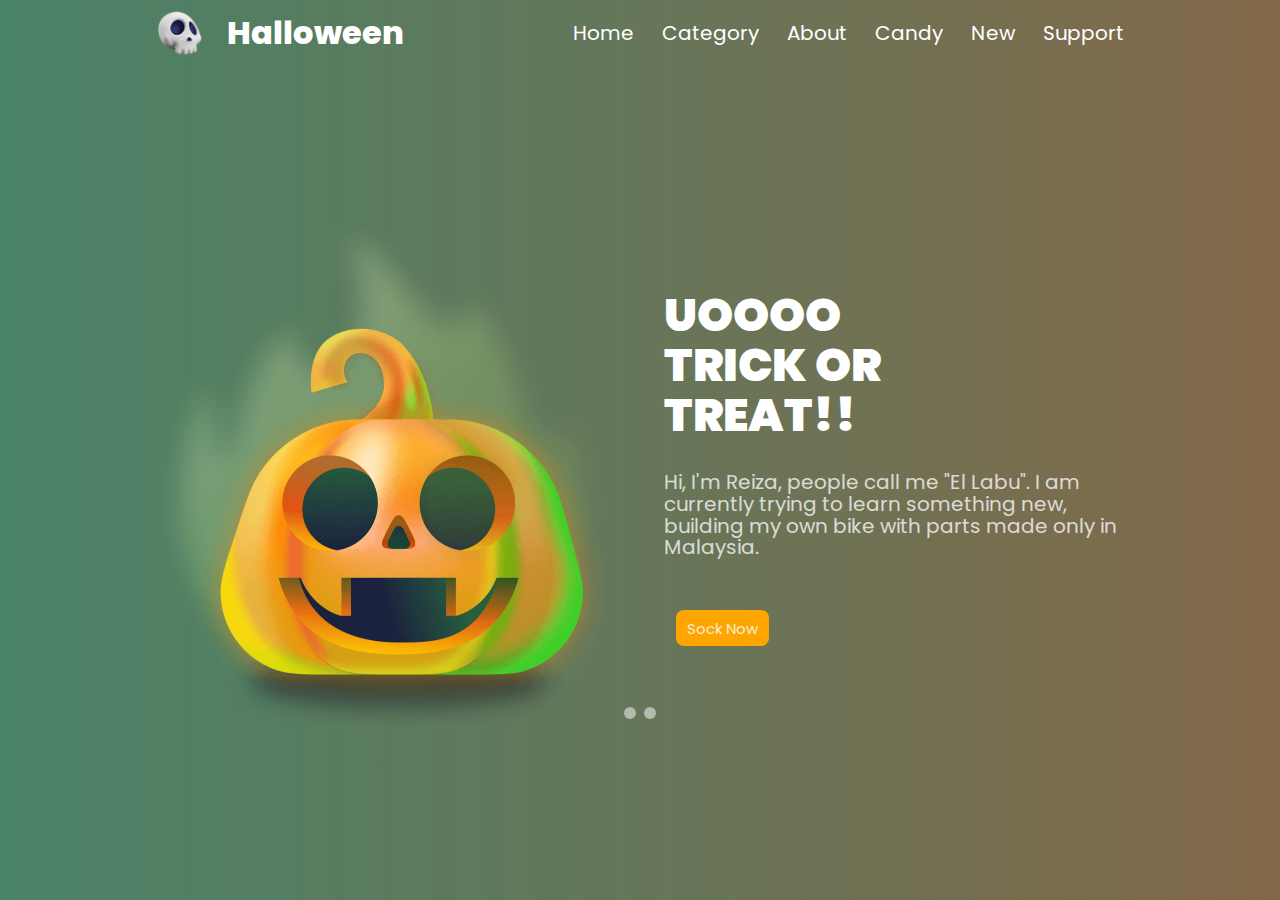
<file: 2_halloween-slider-master/index.html>
<!DOCTYPE html>
<html lang="en">

<head>
  <meta charset="UTF-8" />
  <meta http-equiv="X-UA-Compatible" content="IE=edge" />
  <meta name="viewport" content="width=device-width, initial-scale=1.0" />
  <title>Document</title>
  <link rel="preconnect" href="https://fonts.googleapis.com" />
  <link rel="preconnect" href="https://fonts.gstatic.com" crossorigin />
  <link
    href="https://fonts.googleapis.com/css2?family=Poppins:ital,wght@0,100;0,200;0,300;0,400;0,500;0,600;0,700;0,800;0,900;1,100;1,200;1,300;1,400;1,500;1,600;1,700;1,800;1,900&family=Roboto:ital,wght@0,100;0,300;0,400;0,500;0,700;0,900;1,100;1,300;1,400;1,500;1,700;1,900&family=Rubik:ital,wght@0,300;0,400;0,500;0,600;0,700;0,800;0,900;1,300;1,400;1,500;1,600;1,700;1,800;1,900&display=swap"
    rel="stylesheet" />
  <link rel="stylesheet" href="style.css" />
</head>

<body>
  <div class="site">
    <section class="site__wrapper">

      <div class="site_menu">
          <div class="menu__logo">
            <img src="images/logo.png" height="48px" />
            Halloween
          </div>
          <div class="menu__list">
            <a class="menu__link" href="index.html">Home</a>
            <a class="menu__link" href="category.html">Category</a>
            <a class="menu__link" href="about.html">About</a>
            <a class="menu__link" href="candy.html">Candy</a>
            <a class="menu__link" href="new.html">New</a>
            <a class="menu__link" href="support.html">Support</a>
          </div>
      </div>

    <div class="site_content">
      <div class="site__slider">
        <div class="slider">
          <div id="slide_1" class="slider__block">
            <div class="slider__wrapper">
              <div class="slider__image">
                <img class="image" src="./images/home1-img.png" />
              </div>
              <div class="slider__info">
                <h1 class="info__title">
                  UOOOO
                  <br />
                  TRICK OR
                  <br />
                  TREAT!!
                </h1>
                <p class="info__description">
                  Hi, I'm Reiza, people call me "El Labu". I am currently trying
                  to learn something new, building my own bike with parts made
                  only in Malaysia.
                </p>
                <div class="button" height="500px"> 
                  <a class="menu__link" href="know.html">
                  <p class="gain-center">Sock Now</p>
                  </a>
                  <!-- <div class="button" height="500px"> 
                    <p class="gain_center">Track Record→</p>
                    </div> -->
                </div>
              </div>
            </div>
          </div>
          <div id="slide_2" class="slider__block">
            <div class="slider__wrapper">
              <div class="slider__info">
                <h1 class="info__title">
                  UOOOO
                  <br />
                  TRICK OR
                  <br />
                  TREAT!!
                </h1>
                <p class="info__description">
                  Hi, I'm Reiza, people call me "El Labu". I am currently trying
                  to learn something new, building my own bike with parts made
                  only in Malaysia.
                </p>
                <div class="button" height="500px"> 
                  <a class="menu__link" href="know.html">
                  <p class="gain-center">Sock Now</p>
                  </a>
                  <!-- <div class="button" height="500px"> 
                  <p class="gain_center">Track Record→</p>
                  </div> -->
                </div>
              </div>>
              <div class="slider__image">
                <img class="image" src="./images/home2-img.png" />
              </div>
            </div>
          </div>
        </div>
        <div class="slider__menu">
          <div id="mark_1" class="menu__mark"></div>
          <div id="mark_2" class="menu__mark"></div>
        </div>
      </div>
    </div>

    </section>
  </div>

  <script src="jquery-3.6.0.min.js"></script>
  <script src="script.js"></script>
</body>

</html>
</file>
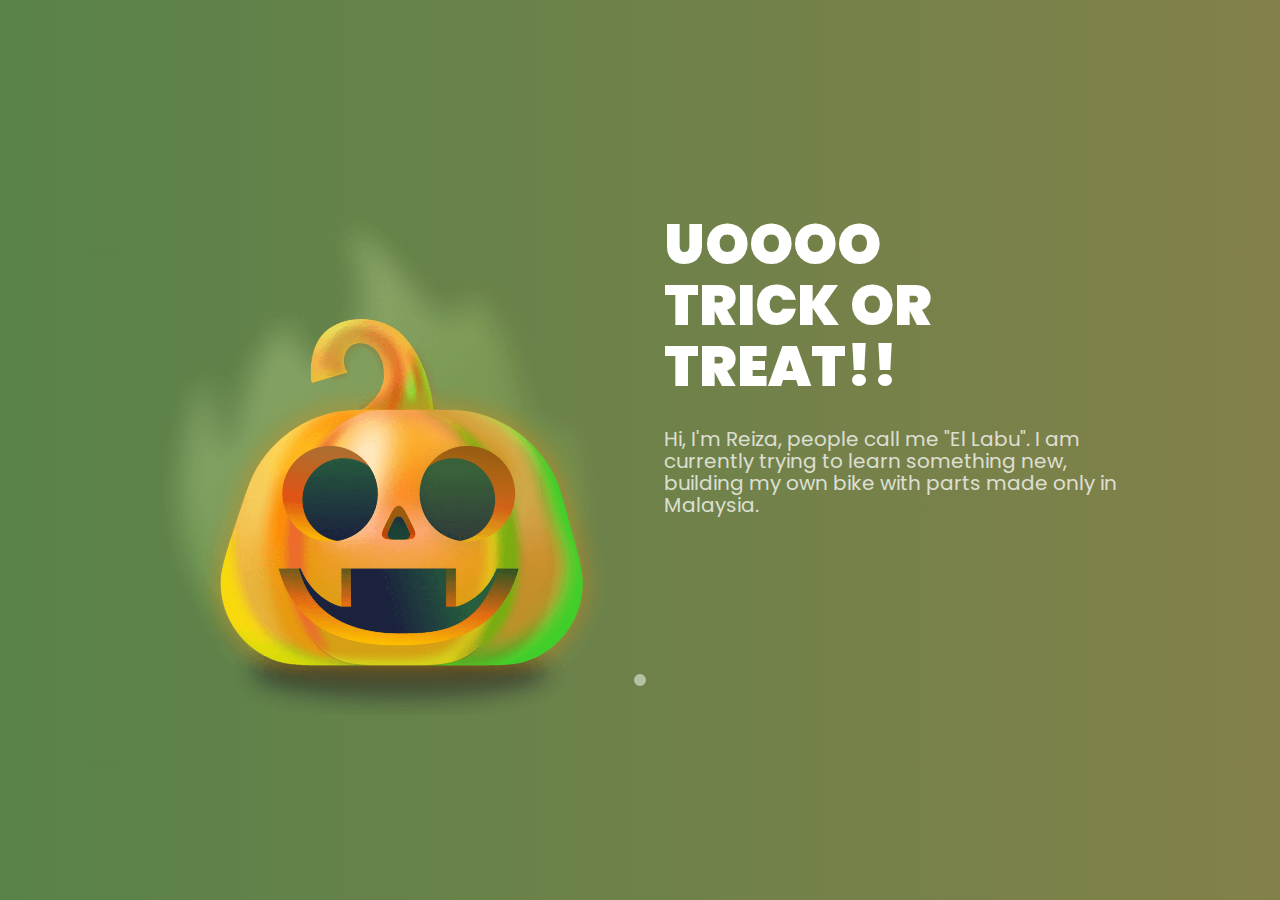
<file: halloween-slider/index.html>
<!DOCTYPE html>
<html lang="en">

<head>
    <meta charset="UTF-8">
    <meta http-equiv="X-UA-Compatible" content="IE=edge">
    <meta name="viewport" content="width=device-width, initial-scale=1.0">
    <title>Document</title>
    <link rel="stylesheet" href="style.css">
    <link rel="preconnect" href="https://fonts.googleapis.com">
    <link rel="preconnect" href="https://fonts.gstatic.com" crossorigin>
    <link
        href="https://fonts.googleapis.com/css2?family=Poppins:ital,wght@0,100;0,200;0,300;0,400;0,500;0,600;0,700;0,800;0,900;1,100;1,200;1,300;1,400;1,500;1,600;1,700;1,800;1,900&display=swap"
        rel="stylesheet">
</head>

<body>
    <div class="site">
        <section class="site__wrapper">
            <div class="site__slider">
                <div class="slider">
                    <div class="slider__image">
                        <img class="image" src="img/home1-img.png" />
                    </div>
                    <div class="slider__info">
                        <h1 class="info__title">
                            UOOOO
                            <br>
                            TRICK OR
                            <br>
                            TREAT!!
                        </h1>
                        <p class="info__description">
                            Hi, I'm Reiza, people call me "El Labu". I am currently trying to learn
                            something new, building my own bike with parts made only in Malaysia.
                        </p>
                    </div>
                </div>
                <div class="slider__menu">
                    <div class="menu__mark"></div>
                </div>
            </div>
        </section>
    </div>

    <script src="script.js"></script>
</body>

</html>
</file>
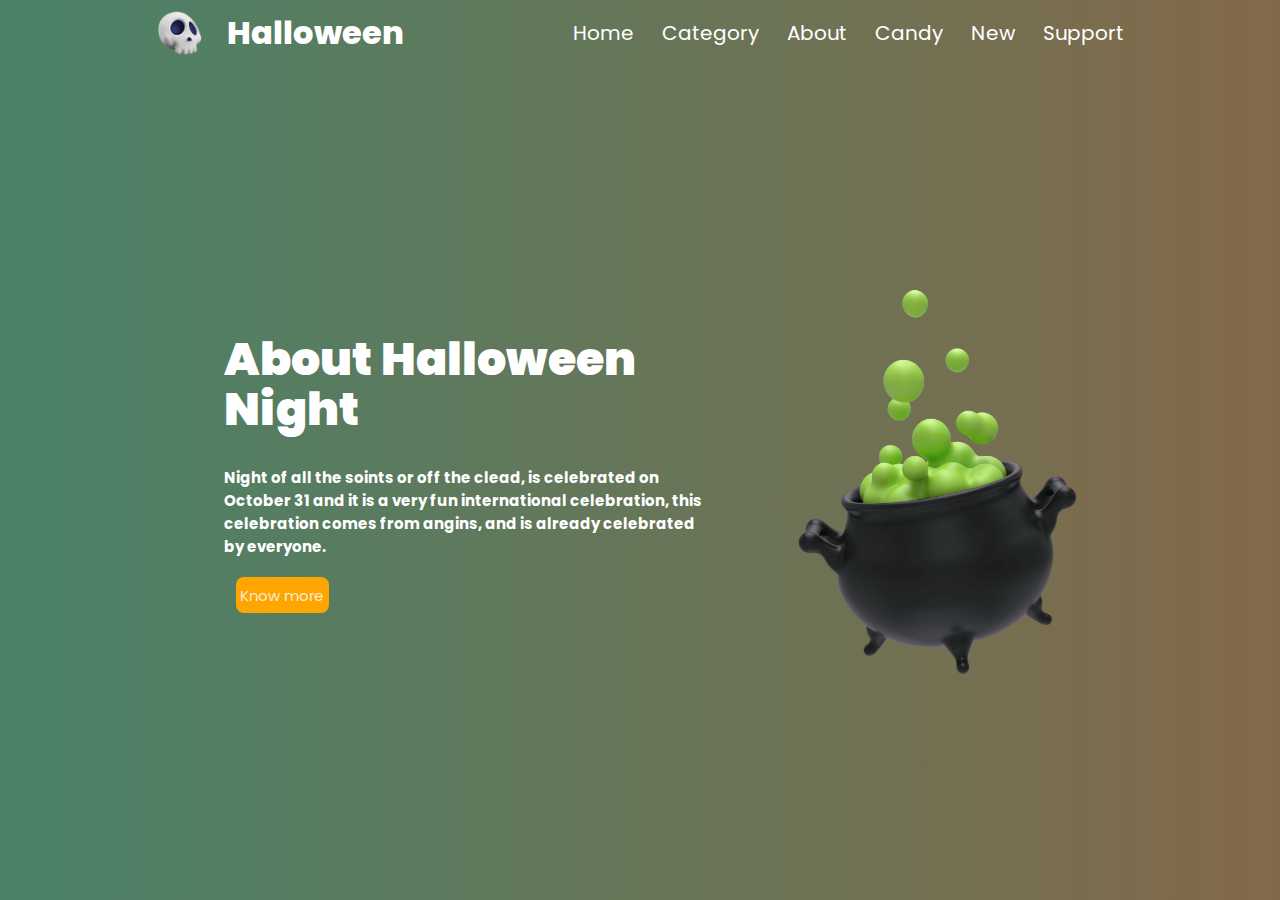
<file: 2_halloween-slider-master/about.html>
<!DOCTYPE html>
<html lang="en">

<head>
  <meta charset="UTF-8" />
  <meta http-equiv="X-UA-Compatible" content="IE=edge" />
  <meta name="viewport" content="width=device-width, initial-scale=1.0" />
  <title>Document</title>
  <link rel="preconnect" href="https://fonts.googleapis.com" />
  <link rel="preconnect" href="https://fonts.gstatic.com" crossorigin />
  <link
    href="https://fonts.googleapis.com/css2?family=Poppins:ital,wght@0,100;0,200;0,300;0,400;0,500;0,600;0,700;0,800;0,900;1,100;1,200;1,300;1,400;1,500;1,600;1,700;1,800;1,900&family=Roboto:ital,wght@0,100;0,300;0,400;0,500;0,700;0,900;1,100;1,300;1,400;1,500;1,700;1,900&family=Rubik:ital,wght@0,300;0,400;0,500;0,600;0,700;0,800;0,900;1,300;1,400;1,500;1,600;1,700;1,800;1,900&display=swap"
    rel="stylesheet" />
  <link rel="stylesheet" href="style.css" />
</head>

<body>
  <div class="site">
    <section class="site__wrapper">

      <div class="site_menu">
          <div class="menu__logo">
            <img src="images/logo.png" height="48px" />
            Halloween
          </div>
          <div class="menu__list">
            <a class="menu__link" href="index.html">Home</a>
            <a class="menu__link" href="category.html">Category</a>
            <a class="menu__link" href="about.html">About</a>
            <a class="menu__link" href="candy.html">Candy</a>
            <a class="menu__link" href="new.html">New</a>
            <a class="menu__link" href="support.html">Support</a>
          </div>
      </div>

    <div class="site_content">
        <div class="gl_block">
         <div class="name_about">
             <h1 class="info__title">
                    About Halloween Night
                </h1>
                <h2>
                  Night of all the soints or off the clead, is celebrated on October 31 and it is a very fun international celebration, this celebration comes from angins, and is already celebrated by everyone.
                </h2>
              <div class="button" height="500px"> 
                <a class="menu__link" href="know more.html">
                <p class="gain-center">Know more</p>
                </a>
              </div>
          </div>

            <div class="png_about">
                <img src="images/about-img.png" height="400px" /> 
            </div> 
        </div>
    </div>
 </section>
</div>

<script src="jquery-3.6.0.min.js"></script>
<script src="script.js"></script>
</body>

</html>
</file>
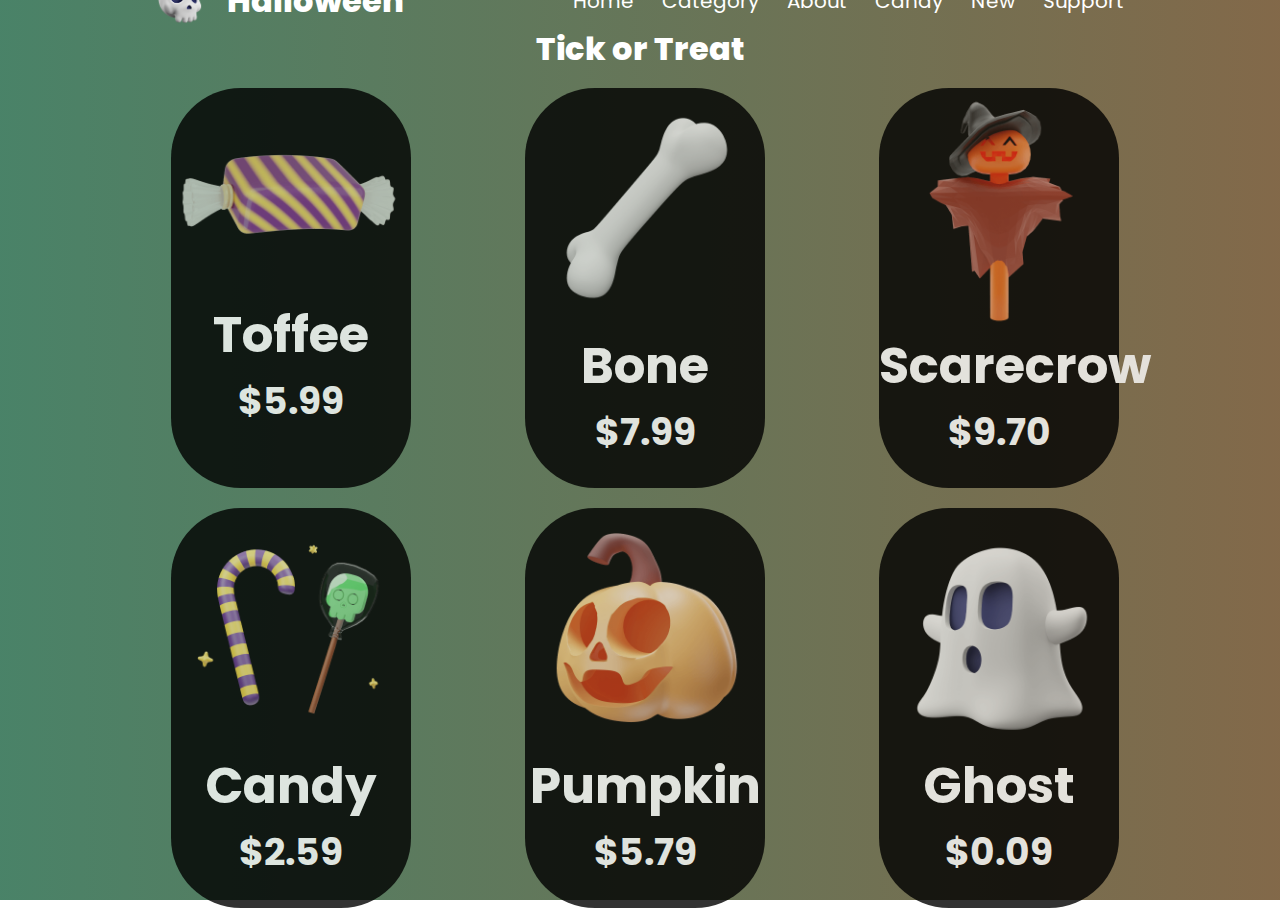
<file: 2_halloween-slider-master/candy.html>
<!DOCTYPE html>
<html lang="en">

<head>
  <meta charset="UTF-8" />
  <meta http-equiv="X-UA-Compatible" content="IE=edge" />
  <meta name="viewport" content="width=device-width, initial-scale=1.0" />
  <title>Document</title>
  <link rel="preconnect" href="https://fonts.googleapis.com" />
  <link rel="preconnect" href="https://fonts.gstatic.com" crossorigin />
  <link
    href="https://fonts.googleapis.com/css2?family=Poppins:ital,wght@0,100;0,200;0,300;0,400;0,500;0,600;0,700;0,800;0,900;1,100;1,200;1,300;1,400;1,500;1,600;1,700;1,800;1,900&family=Roboto:ital,wght@0,100;0,300;0,400;0,500;0,700;0,900;1,100;1,300;1,400;1,500;1,700;1,900&family=Rubik:ital,wght@0,300;0,400;0,500;0,600;0,700;0,800;0,900;1,300;1,400;1,500;1,600;1,700;1,800;1,900&display=swap"
    rel="stylesheet" />
  <link rel="stylesheet" href="style.css" />
</head>

<body>
  <div class="site">
    <section class="site__wrapper">

      <div class="site_menu">
          <div class="menu__logo">
            <img src="images/logo.png" height="48px" />
            Halloween
          </div>
          <div class="menu__list">
            <a class="menu__link" href="index.html">Home</a>
            <a class="menu__link" href="category.html">Category</a>
            <a class="menu__link" href="about.html">About</a>
            <a class="menu__link" href="candy.html">Candy</a>
            <a class="menu__link" href="new.html">New</a>
            <a class="menu__link" href="support.html">Support</a>
          </div>
      </div>

    <div class="site_content">
      <div class="name_category">
        Tick or Treat
      </div>
      <div class="vse_blocki" height="400px">
        <div class="block_1">
          <img src="images/trick-treat1-img.png">
          <h1> Toffee</h1>
          <h2>$5.99</h2>
        </div>
        <div class="block_1">
          <img src="images/trick-treat2-img.png">
          <h1>Bone</h1>
          <h2>$7.99</h2>
        </div>
        <div class="block_1">
          <img src="images/trick-treat3-img.png">
          <h1>Scarecrow</h1>
          <h2>$9.70</h2>
        </div>
        <div class="block_1">
          <img src="images/trick-treat4-img.png">
          <h1>Candy</h1>
          <h2>$2.59</h2>
        </div>
        <div class="block_1">
          <img src="images/trick-treat5-img.png">
          <h1>Pumpkin</h1>
          <h2>$5.79</h2>
        </div>
        <div class="block_1">
          <img src="images/trick-treat6-img.png">
          <h1>Ghost</h1>
          <h2>$0.09</h2>
        </div>
      </div>
    </div>

    </section>
</div>

<script src="jquery-3.6.0.min.js"></script>
<script src="script.js"></script>
</body>

</html>
</file>
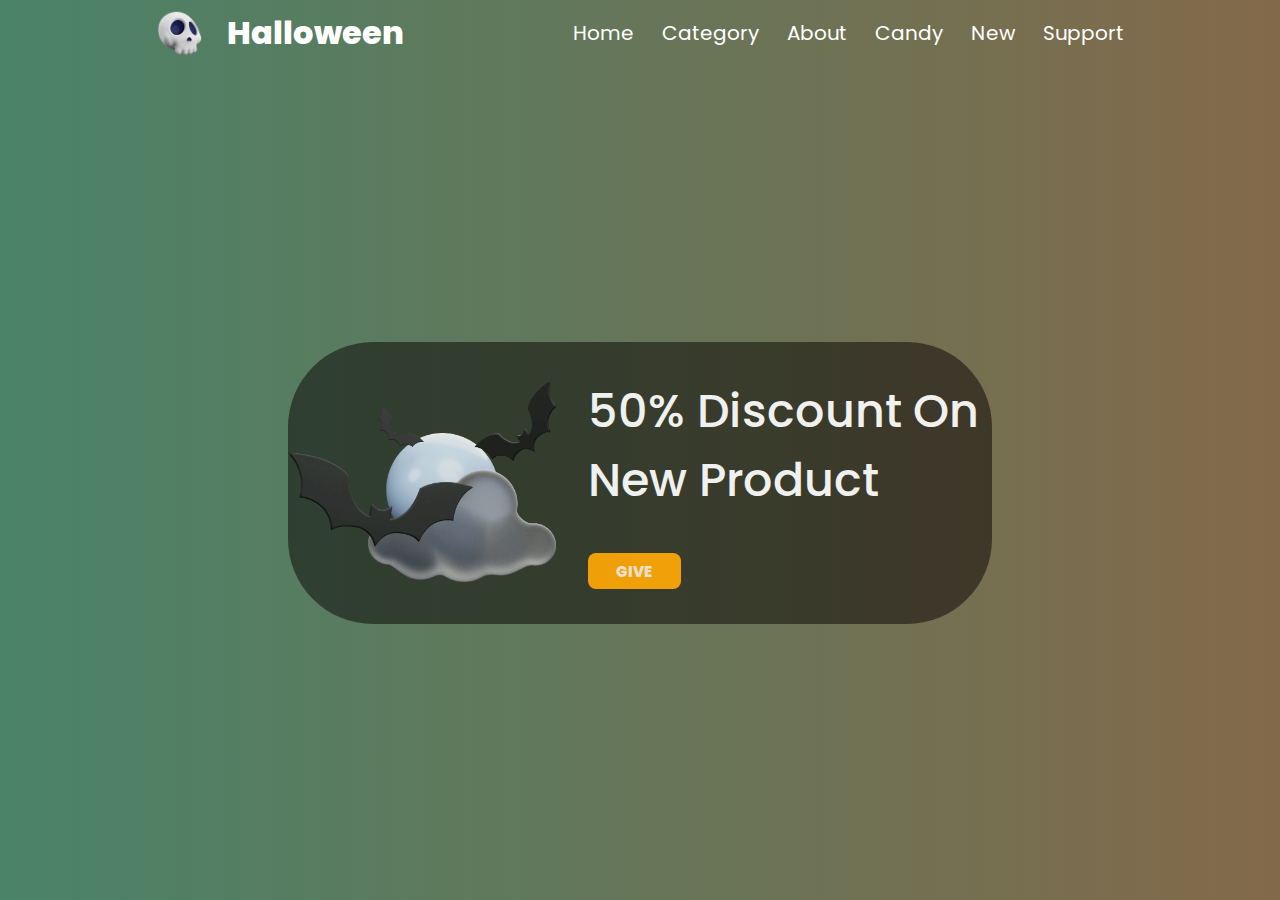
<file: 2_halloween-slider-master/know more.html>
<!DOCTYPE html>
  <html lang="en">
  
  <head>
    <meta charset="UTF-8" />
    <meta http-equiv="X-UA-Compatible" content="IE=edge" />
    <meta name="viewport" content="width=device-width, initial-scale=1.0" />
    <title>Document</title>
    <link rel="preconnect" href="https://fonts.googleapis.com" />
    <link rel="preconnect" href="https://fonts.gstatic.com" crossorigin />
    <link
      href="https://fonts.googleapis.com/css2?family=Poppins:ital,wght@0,100;0,200;0,300;0,400;0,500;0,600;0,700;0,800;0,900;1,100;1,200;1,300;1,400;1,500;1,600;1,700;1,800;1,900&family=Roboto:ital,wght@0,100;0,300;0,400;0,500;0,700;0,900;1,100;1,300;1,400;1,500;1,700;1,900&family=Rubik:ital,wght@0,300;0,400;0,500;0,600;0,700;0,800;0,900;1,300;1,400;1,500;1,600;1,700;1,800;1,900&display=swap"
      rel="stylesheet" />
    <link rel="stylesheet" href="style.css" />
  </head>
  
  <body>
    <div class="site">
      <section class="site__wrapper">
  
        <div class="site_menu">
            <div class="menu__logo">
              <img src="images/logo.png" height="48px" />
              Halloween
            </div>
            <div class="menu__list">
              <a class="menu__link" href="index.html">Home</a>
              <a class="menu__link" href="category.html">Category</a>
              <a class="menu__link" href="about.html">About</a>
              <a class="menu__link" href="candy.html">Candy</a>
              <a class="menu__link" href="new.html">New</a>
              <a class="menu__link" href="support.html">Support</a>
            </div>
        </div>
  
      <div class="site_content">
        <div class="site_content_2">
            <div class="block_2">
                <img src="images/discount-img.png" width="300px" />
                <div class="GIVE">
                <div class="info__title_1">50% Discount On New Product</div>
                <a class="menu__link" href="https://ru.wikipedia.org/?l">
                  <p class="gain-center">GIVE</p>
                  </a>
                </div>
            </div>
        </div>
      </div>
   </section>
  </div>
  
  <script src="jquery-3.6.0.min.js"></script>
  <script src="script.js"></script>
  </body>
  
  </html>
</file>
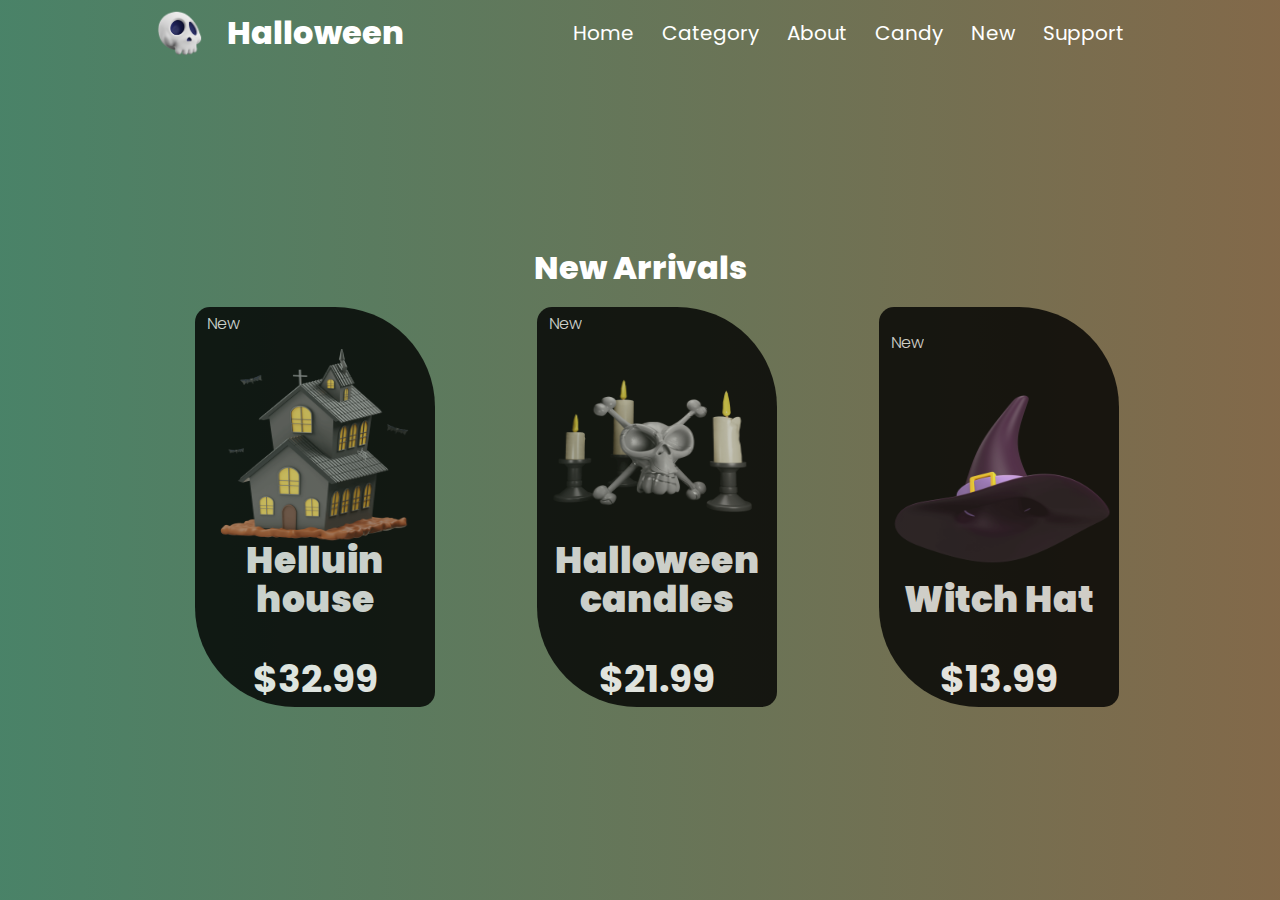
<file: 2_halloween-slider-master/new.html>
<!DOCTYPE html>
<html lang="en">

<head>
  <meta charset="UTF-8" />
  <meta http-equiv="X-UA-Compatible" content="IE=edge" />
  <meta name="viewport" content="width=device-width, initial-scale=1.0" />
  <title>Document</title>
  <link rel="preconnect" href="https://fonts.googleapis.com" />
  <link rel="preconnect" href="https://fonts.gstatic.com" crossorigin />
  <link
    href="https://fonts.googleapis.com/css2?family=Poppins:ital,wght@0,100;0,200;0,300;0,400;0,500;0,600;0,700;0,800;0,900;1,100;1,200;1,300;1,400;1,500;1,600;1,700;1,800;1,900&family=Roboto:ital,wght@0,100;0,300;0,400;0,500;0,700;0,900;1,100;1,300;1,400;1,500;1,700;1,900&family=Rubik:ital,wght@0,300;0,400;0,500;0,600;0,700;0,800;0,900;1,300;1,400;1,500;1,600;1,700;1,800;1,900&display=swap"
    rel="stylesheet" />
  <link rel="stylesheet" href="style.css" />
</head>

<body>
  <div class="site">
    <section class="site__wrapper">

      <div class="site_menu">
          <div class="menu__logo">
            <img src="images/logo.png" height="48px" />
            Halloween
          </div>
          <div class="menu__list">
            <a class="menu__link" href="index.html">Home</a>
            <a class="menu__link" href="category.html">Category</a>
            <a class="menu__link" href="about.html">About</a>
            <a class="menu__link" href="candy.html">Candy</a>
            <a class="menu__link" href="new.html">New</a>
            <a class="menu__link" href="support.html">Support</a>
          </div>
      </div>

    <div class="site_content">
      <div class="name_category">
        New Arrivals
    </div>
    <a class="menu__link" href="https://ru.wikipedia.org/?l">
    <div class="vse_blocki" height="400px">
      <div class="block_3">
        <div class="New">New</div>
        <img src="images/new1-img.png" height="200px" />
        <h1 class="info__title_new">
          Helluin house
        </h1>
        <h2>
          $32.99
        </h2>
      </div>
      </a>
      <a class="menu__link" href="https://ru.wikipedia.org/?l">
      <div class="block_3">
        <div class="New">New</div>
      <img src="images/new2-img.png" height="200px" />
      <h1 class="info__title_new">
        Halloween candles
        </h1>
        <h2>
          $21.99
        </h2>
      </div>
      </a>
      <a class="menu__link" href="https://ru.wikipedia.org/?l">
      <div class="block_3">
        <div class="New">New</div>
      <img src="images/new3-img.png" height="200px" />
      <h1 class="info__title_new">
        Witch Hat
        </h1>
        <h2>
          $13.99
        </h2>
      </div>
      </a>
  </div>
    </div>

 </section>
</div>

<script src="jquery-3.6.0.min.js"></script>
<script src="script.js"></script>
</body>

</html>
</file>
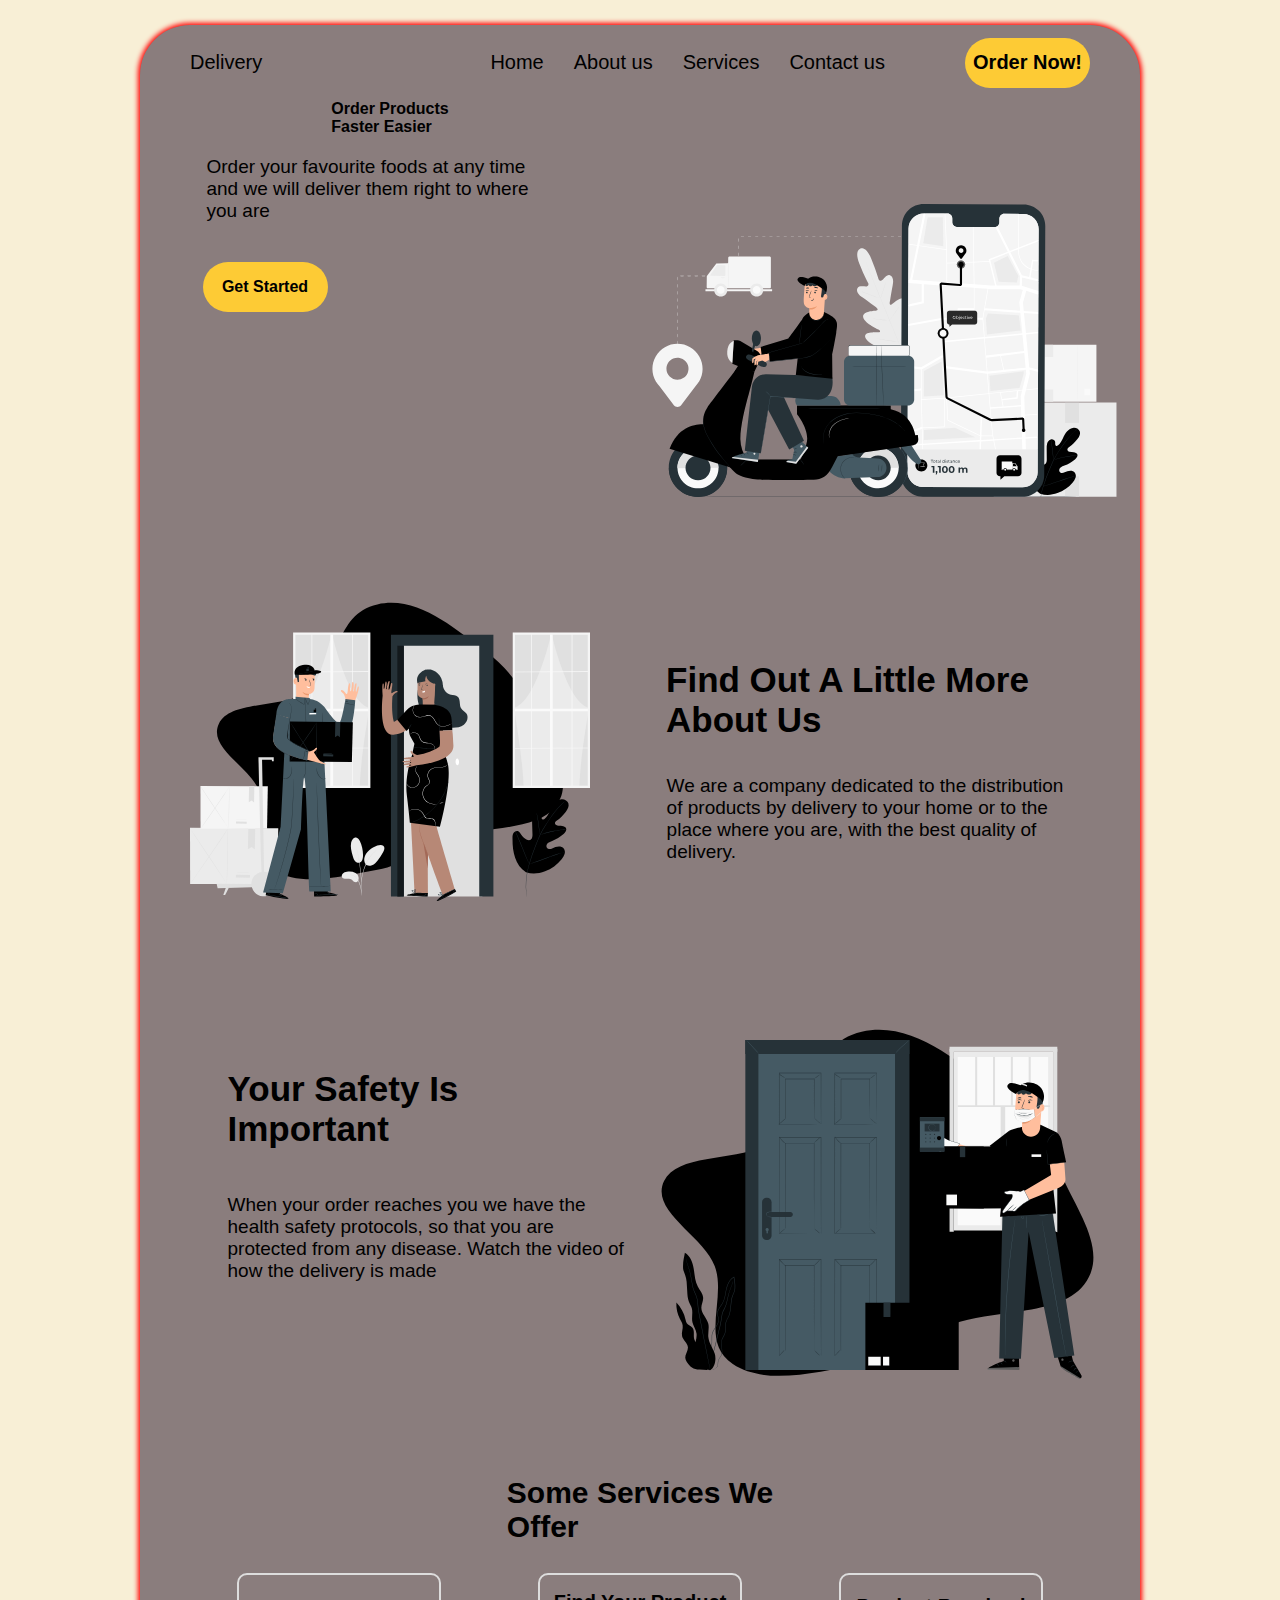
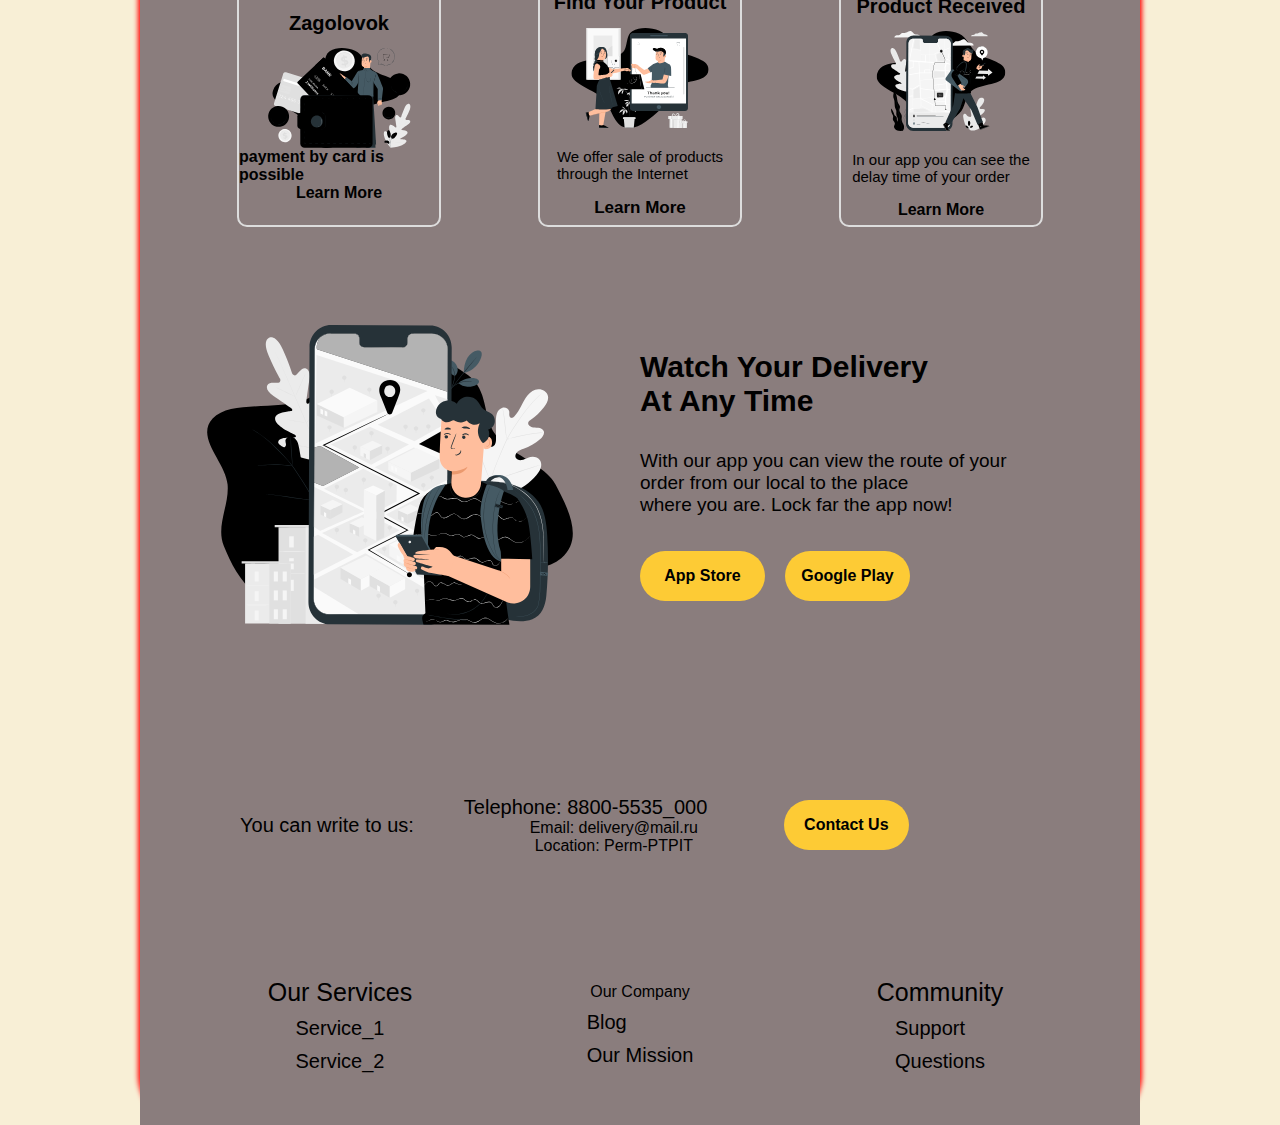
<file: Delivery/Delivery.html>
<!DOCTYPE html>
<html lang="en">

<head>
    <meta charset="UTF-8">
    <meta http-equiv="X-UA-Compatible" content="IE=edge">
    <meta name="viewport" content="width=device-width, initial-scale=1.0">
    <title>Доставка</title>
    <link rel="stylesheet" href="Delivery.css.css">
</head>

<body>
    <div class="beginning">
        <div class="title2">
            <div class="Delivery">Delivery</div>
            <div class="titles2">
                <div class="Homes">
                    <div class="Home2">Home</div>
                    <div class="Home2">About us</div>
                    <div class="Home2">Services</div>
                    <div class="Home2">Contact us</div>
                </div>
                <div class="Order"><b>Order Now!</b></div>
            </div>
        </div>
        <div class="MainBlock2">
            <div class="Main_1">
                <div class="Text_1">
                    <div class="Heading1"><b>Order Products<br>Faster Easier</b></div>
                    <div class="text1">Order your favourite foods at any time<br>and we will deliver them right to
                        where<br>you are</div>
                    <div class="Get_1"><b>Get Started</b></div>
                </div>
                <div class="image1">
                    <img src="./home-ilustration.svg">
                </div>
            </div>
            <div class="Main_2">
                <div class="image2">
                    <img src="./about-ilustration.svg">
                </div>
                <div class="Text_2">
                    <div class="Heading_2"><b>Find Out A Little More<br>About Us</b></div>
                    <div class="text2">We are a company dedicated to the distribution<br>of products by delivery to your
                        home or to the<br>place where you are, with the best quality of<br>delivery.</div>
                </div>
            </div>
            <div class="Main_3">
                <div class="Text_3">
                    <div class="Heading_3"><b>Your Safety Is<br>Important</b></div>
                    <div class="text3">When your order reaches you we have the<br>health safety protocols, so that you
                        are<br>protected from any disease. Watch the video of<br>how the delivery is made</div>
                </div>
                <div class="image3">
                    <img src="./security-ilustration.svg" alt="">
                </div>
            </div>
            <div class="Main_4">
                <div class="Heading_4"><b>Some Services We<br>Offer</b></div>
                <div class="SERVICES">
                    <div class="service">
                        <div class="zagService"><b>Zagolovok</b></div>
                        <div class="imgService">
                            <img src="./services1-ilustration.svg" alt="">
                        </div>
                        <div class="textService"><b> payment by </b><b>card is possible</b><br></div>
                        <div class="learnMore"><b>Learn More</b></div>
                    </div>
                    <div class="service">
                        <div class="zagService"><b>Find Your Product</b></div>
                        <div class="imgService">
                            <img src="./services2-ilustration.svg" alt="">
                        </div>
                        <div class="text_Service">We offer sale of products<br>through the Internet</div>
                        <div class="learn_More"><b>Learn More</b></div>
                    </div>
                    <div class="service">
                        <div class="zagService"><b>Product Received</b></div>
                        <div class="imgService">
                            <img src="./services3-ilustration.svg" alt="">
                        </div>
                        <div class="text_Service">In our app you can see the<br>delay time of your order</div>
                        <div class="learnMore"><b>Learn More</b></div>
                    </div>
                </div>
            </div>
            <div class="Main_5">
                <div class="image5">
                    <img src="./app-ilustration.svg">
                </div>
                <div class="Text_5">
                    <div class="Heading_5"><b>Watch Your Delivery<br>At Any Time</b></div>
                    <div class="text5">With our app you can view the route of your<br>order from our local to the
                        place<br>where you are. Lock far the app now!</div>
                    <div class="Buttons">
                        <div class="App_Store"><b>App Store</b></div>
                        <div class="Google_Play"><b>Google Play</b></div>
                    </div>
                </div>
            </div>
            <div class="Contact_Us">
                <div class="text_contact">You can write to us:</div>
                <div class="contacts">
                    <div class="telephone">Telephone: 8800-5535_000</div>
                    <div class="Adress">Email: delivery@mail.ru</div>
                    <div class="Contact">Location: Perm-PTPIT</div>
                </div>
                <div class="button_contact"><b>Contact Us</b></div>
            </div>
            <div class="end">
                <div class="Our_Services">
                    <div class="Heading_OUR_SERVICES">Our Services</div>
                    <div class="abc">
                        <div class="our_services">Service_1</div>
                        <div class="our_services">Service_2</div>
                    </div>
                </div>
                <div class="Our_Services">
                    <div class="ZAGOLOVOK_OUR_SERVICES">Our Company</div>
                    <div class="abc">
                        <div class="our_services">Blog</div>
                        <div class="our_services">Our Mission</div>
                    </div>
                </div>
                <div class="Our_Services">
                    <div class="Heading_OUR_SERVICES">Community</div>
                    <div class="abc">
                        <div class="our_services">Support</div>
                        <div class="our_services">Questions</div>
                    </div>
                </div>
            </div>
        </div>
    </div>
</body>

</html>
</file>
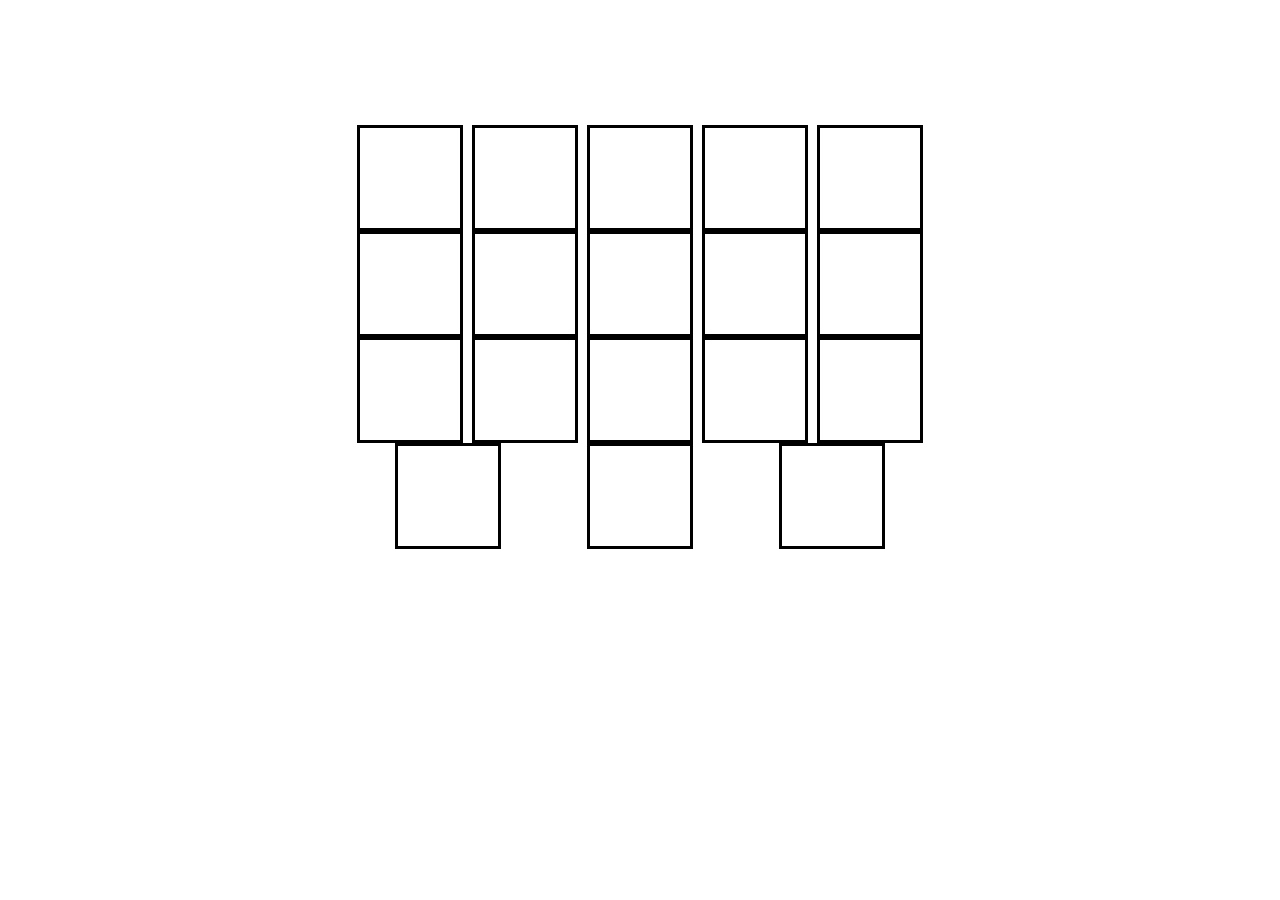
<file: Игра/Игра.html>
<!DOCTYPE html>
<html lang="en">
<head>
    <meta charset="UTF-8">
    <meta http-equiv="X-UA-Compatible" content="IE=edge">
    <meta name="viewport" content="width=device-width, initial-scale=1.0">
    <title>Игра</title>
    <link rel="stylesheet" href="Игра.css">
</head>
<body>
    <div class="game">
        <div class="block" id="1">Б</div>
        <div class="block" id="2">Б</div>
        <div class="block" id="3">Б</div>
        <div class="block" id="4">Б</div>
        <div class="block" id="5">Б</div>
        <div class="block" id="6">Б</div>
        <div class="block" id="7">Б</div>
        <div class="block" id="8">Б</div>
        <div class="block" id="9">Б</div>
        <div class="block" id="10">Б</div>
        <div class="block" id="11">Б</div>
        <div class="block" id="12">Б</div>
        <div class="block" id="13">Б</div>
        <div class="block" id="14">Б</div>
        <div class="block" id="15">Б</div>
        <div class="block" id="16">Б</div>
        <div class="block" id="17">Б</div>
        <div class="block" id="18">Б</div>
    </div>
    </div>

    <script src="jquery-3.6.0.min.js"></script>
    <script src="Игра.js"></script>
</body>
</html>
</file>
<file: 2_halloween-slider-master/style.css>
.site {
    --body-color: linear-gradient(90deg, hsl(152deg 28% 40%) 0%, hsl(33deg 28% 40%) 100%);
}

* {
    margin: 0;
    padding: 0;
    box-sizing: border-box;

    font-family: 'Poppins', sans-serif;
}

html, body {
    width: 100%;
    height: 100%;
}

.site {
    width: 100%;
    height: 100%;
    background: var(--body-color);
}

.site__wrapper {
    width: 100%;
    height: 100%;
    display: flex;
    flex-direction: column;
    flex-wrap: nowrap;
    align-items: center;
    justify-content: center;
}

.site_menu {
    height: 72px;
    width: 968px;
    display: flex;
    flex-direction: row;
    justify-content: space-between;
    align-items: center;
    flex-wrap: nowrap;
}

.site_content {
    width: 968px;
    height: 100%;
    display: flex;
    flex-direction: column;
    justify-content: center;
    flex-wrap: nowrap;
    align-items: stretch;
}

.menu__logo {
    display: flex;
    flex-direction: row;
    align-items: center;
    font-size: 32px;
    font-weight: 800;
    color: white;
}

.button{
    display: flex;
    width: 93px;
    height: 74px;
    flex-direction: column;
    align-content: center;
    flex-wrap: wrap;
    align-items: center;
    justify-content: center;
}

.gain-center {
    display: flex;
    width: 93px;
    height: 36px;
    background: orange;
    border-radius: 8px;
    color: antiquewhite;
    flex-direction: column;
    flex-wrap: nowrap;
    align-content: center;
    justify-content: center;
    align-items: center;
    font-size: 15px;
}

.site_content_2 {
    width: 968px;
    height: 150%;
    display: flex;
    flex-direction: row;
    flex-wrap: nowrap;
    align-items: center;
    align-content: center;
    justify-content: center;
}


/* .menu_link_a {
    margin-left: 24px;    
    color: white;
    text-decoration: none;
    font-size: 20px;
    border-width: 3px;
    text-decoration: underline;
} */

.menu__logo img {
    margin-right: 24px;
}
.menu__link {
    margin-left: 24px;    
    color: white;
    text-decoration: none;
    font-size: 20px;

}

.vse_blocki {
    margin: 5px;
    width: 968px;
    font-size: 16px;
    display: flex;
    flex-wrap: wrap;
    justify-content: space-between;
    align-items: center;
    align-content: space-between;
    flex-direction: row;
    text-align: center;
    color: white;
}

.block_1 {
    display: flex;
    border-radius: 70px;
    width: 240px;
    margin: 10px;
    height: 400px;
    flex-direction: column;
    flex-wrap: nowrap;
    align-content: center;
    align-items: stretch;
    justify-content: flex-start;
    font-size: 25px;
    transition: box-shadow .9s;
    font-weight: 800;
    color: rgb(255, 255, 255);
    background-color: #000;
    opacity: 80%;
}

/* @keyframes  {
    0% {
        transform: scale(1);
    }
    50% {
        transform: scale(1.1);
    }
    100% {
        transform: scale(1.05);
    }
} */

.block_1:hover {
    transform: 0.5s;
    transform: scale(1.05); /* Увеличиваем масштаб */
  }

.block_1:hover {
    box-shadow: 0px 10px 16px rgba(194, 77, 9, 0.904);
    opacity: 1;
    transition: .5s;
}

.block_2 {
    display: flex;
    border-radius: 85px;
    width: 704px;
    margin: 10px;
    height: 282px;
    flex-direction: row;
    flex-wrap: nowrap;
    align-content: space-between;
    align-items: center;
    font-size: 25px;
    font-weight: 800;
    color: rgb(255, 255, 255);
    background-color: rgba(7, 2, 2, 0.548);
    opacity: 90%;
    justify-content: center;
}

.block_2:hover {
    transform: 0.5s;
    transform: scale(1.05); /* Увеличиваем масштаб */
    transition: box-shadow 1s;
  }

.block_2:hover {
    box-shadow: 0px 10px 16px rgba(3, 173, 102, 0.808);
    opacity: 1;
    transition: 1s;
}

.block_3 {
    display: flex;
    border-radius: 15px 100px 15px 100px;
    width: 240px;
    margin: 10px;
    height: 400px;
    flex-direction: column;
    flex-wrap: nowrap;
    align-content: center;
    align-items: stretch;
    justify-content: flex-start;
    font-size: 25px;
    transition: box-shadow .9s;
    font-weight: 800;
    color: rgb(255, 255, 255);
    background-color: #000;
    opacity: 80%;
}

.block_3:hover {
    transform: 0.5s;
    transform: scale(1.05); /* Увеличиваем масштаб */
  }

.block_3:hover {
    box-shadow: 0px 10px 16px rgba(9, 157, 194, 0.904);
    opacity: 1;
    transition: .5s;
}

.name_about {
    margin-left: 24px;
    color: white;
    text-decoration: none;
    font-size: 10px;
    display: flex;
    flex-direction: column;
    flex-wrap: nowrap;
    align-content: center;
    justify-content: center;
    align-items: flex-start;
    width: 50%;
}

.gain-center{
    transition: 1s; /* Время эффекта */
    text-align: center; 
  }
  .gain-center:hover {
    transform: scale(1.2); /* Увеличиваем масштаб */
  }

.gl_block {
    flex-direction: row;
    align-items: center;
    color: white;
    display: flex;
    flex-wrap: nowrap;
    align-content: flex-end;
    justify-content: space-around;
}

.cotegory_vse {
    width: 968px;
    font-size: 16px;
    display: flex;
    flex-wrap: nowrap;
    justify-content: space-between;
    align-items: center;
    align-content: flex-start;
    flex-direction: row;
    text-align: center;
    color: white;
}

.category_1 {
    display: flex;
    font-size: 12px;
    max-width: 300px;
    flex-direction: column;
    flex-wrap: nowrap;
    align-content: center;
    justify-content: center;
    align-items: center;
    text-align: center;
}

.category_2 {
    display: flex;
    font-size: 12px;
    max-width: 300px;
    flex-direction: column;
    flex-wrap: nowrap;
    align-content: center;
    justify-content: center;
    align-items: center;
    text-align: center;
}

.category_3 {
    display: flex;
    font-size: 12px;
    max-width: 300px;
    flex-direction: column;
    flex-wrap: nowrap;
    align-content: center;
    justify-content: center;
    align-items: center;
    text-align: center;
}

.name_category {
    display: flex;
    width: 100%;
    align-items: center;
    font-size: 32px;
    font-weight: 800;
    color: white;
    flex-wrap: nowrap;
    align-content: center;
    justify-content: flex-start;
    flex-direction: column;
}

.menu__link:hover {
    text-decoration: underline;
}
.site__slider {
    width: 968px;
    /* border: 2px solid brown; */
}

.slider__menu {
    display: flex;
    flex-wrap: nowrap;
    flex-direction: row;
    justify-content: center;
    align-items: center;
}

.menu__mark {
    width: 12px;
    height: 12px;
    border-radius: 50%;
    background-color: white;
    opacity: .5;
    cursor: pointer;
    transition: opacity ease .25s;
    margin: 0 4px;
}

.menu__mark:hover {
    opacity: 1;
}

.slider {
    width: 100%;
    height: 460px;
}

.slider__block {
    width: 100%;
    height: 460px;
    display: none;
}

.slider__wrapper {
    width: 100%;
    height: 460px;
    display: flex;
    flex-direction: row;
    flex-wrap: nowrap;
    justify-content: space-between;
    align-items: center;
}

.slider__image {
    width: 460px;
    /* height: 460px; */
}

.slider__image .image {
    width: 460px;
}

.slider__info {
    width: 460px;
    /* height: 460px; */
}

.info__title {
    color: white;
    font-size: 46px;
    font-weight: 900;
    line-height: 109%;
    margin-bottom: 32px;
}

.info__title_1 {
    color: white;
    font-size: 46px;
    font-weight: 500;
    line-height: 150%;
    margin-bottom: 0;
}

.info__title_new {
    color: white;
    font-size: 36px;
    font-weight: 900;
    line-height: 109%;
    margin-bottom: 32px;
    opacity: 0.9;
    transition: box-shadow 0.4s;

}

.info__title_end {
        display: flex;
    color: white;
    font-size: 15;
    font-weight: 600;
    line-height: 5;
    margin-bottom: -5px;
    flex-direction: column;
    flex-wrap: nowrap;
    align-content: flex-start;
    justify-content: flex-end;
    align-items: flex-start;
}

.New {
    color: white;
    font-size: 16px;
    font-weight: 300;
    line-height: 9%;
    width: 56px;
    height: 951px;
    margin-bottom: 1px;
    opacity: 0.9;
    transition: 0.4s;
    display: flex;
    flex-direction: row;
    flex-wrap: nowrap;
    align-content: center;
    justify-content: center;
    align-items: center;
}

.info__description {
    color: white;
    font-size: 20px;
    line-height: 109%;
    margin-bottom: 32px;
    opacity: .75;
}
</file>
<file: halloween-slider/style.css>
:root {
    --body-color: linear-gradient(90deg, hsl(104, 28%, 40%) 0%, hsl(58, 28%, 40%) 100%);
}

* {
    margin: 0;
    padding: 0;
    box-sizing: border-box;

    font-family: 'Poppins', sans-serif;
}

html,body {
    width: 100%;
    height: 100%;
}

.site {
    width: 100%;
    height: 100%;
    background: var(--body-color);
}

.site__wrapper {
    width: 100%;
    height: 100%;
    display: flex;
    flex-direction: row;
    flex-wrap: nowrap;
    align-items: center;
    justify-content: center;
}

.site__slider {
    width: 968px;
}

.slider {
    width: 100%;
    height: 460px;
    display: flex;
    flex-direction: row;
    flex-wrap: nowrap;
    justify-content: space-between;
    align-items: center;
}

.slider__menu{
    display: flex;
    flex-wrap: nowrap;
    flex-direction: row;
    justify-content: center;
    align-items: center;
}

.menu__mark {
    width: 12px;
    height: 12px;
    border-radius: 50%;
    background-color: white;
    opacity: .5;
    cursor: pointer;
    transition: opacite ease .25s;
}

.menu__mark:hover {
    opacity: 1;
}

.slider__image {
    width: 460px;
    height: 460px;
}

.slider__info {
    width: 460px;
    height: 460px;
}

.slider__image .image {
    width: 460px;
}

.info__title {
    color: white;
    font-size: 56px;
    font-weight: 900;
    line-height: 109%;
    margin-bottom: 32px;
}

.info__description {
    color: white;
    font-size: 20px;
    line-height: 109%;
    margin-bottom: 32px;
    opacity: .75;
}
</file>
<file: Delivery/Delivery.css.css>
* {
    padding: 0px;
    margin: 0px;
    font-family: Arial, Helvetica, sans-serif;
}

html, body {
    display: flex;
    justify-content: center;
    background-color: rgb(248, 239, 214);
}

.beginning {
    width: 1000px;
    height: 2700px;
    background-color: rgb(138, 125, 125);
    border-radius: 50px;
    margin-top: 25px;
    box-shadow: 0 0 5px 2px red;
}

.title2 {
    width: 1000px; 
    height: 75px;
    display: flex;
    flex-direction: row;
    flex-wrap: nowrap;
    align-content: center;
    justify-content: space-between;
    align-items: center;
}

.Delivery {
 margin-left: 50px;
 font-size: 20px;
}

.titles2 {
    width: 700px;
    display: flex;
    flex-direction: row;
    flex-wrap: nowrap;
    justify-content: flex-end;
}

.Home2 {
    font-size: 20px;
    margin-right: 30px;
    cursor: pointer;
}

.Homes {
    margin-right: 50px;
    display: flex;
    flex-direction: row;
    flex-wrap: nowrap;
    justify-content: center;
    align-items: center;
}

.Order {
    background-color: rgb(253, 203, 53);
    font-size: 20px;
    margin-right: 50px;
    cursor: pointer;
    width: 125px;
    height: 50px;
    border-radius: 25px;
    display: flex;
    justify-content: center;
    align-items: center;
}

.MainBlock2 {
    width: 1000px;
    height: 2625px;
    display: flex;
    flex-direction: column;
    flex-wrap: nowrap;
    align-content: center;
    justify-content: center;
    align-items: center;
}

.Main_1 {
    width: 1000px;
    height: 500px;
    display: flex;
    flex-direction: row;
    flex-wrap: nowrap;
    align-content: center;
    justify-content: center;
    align-items: center;
}

.Text_1 {
    width: 500px;
    height: 500px;
    display: flex;
    flex-direction: column;
    flex-wrap: nowrap;
    align-items: center;
    justify-content: flex-start;
}

.image1 {
    width: 500px;
    height: 293px;
}

.Heading_1 {
    margin-top: 25px;
    font-size: 50px;
    width: 500px;
    height: 150px;
    display: flex;
    justify-content: center;
    align-items: center;
}

.text1 {
    color: rgb(0, 0, 0);
    font-size: 19px;
    margin-top: 20px;
    margin-right: 45px;
}

.Get_1 {
    margin-top: 40px;
    margin-right: 250px;
    background-color: rgb(253, 203, 53);
    border-radius: 20px;
    cursor: pointer;
    width: 125px;
    height: 50px;
    border-radius: 25px;
    display: flex;
    justify-content: center;
    align-items: center;
}

.Main_2 {
    width: 1000px;
    height: 300px;
    display: flex;
    flex-direction: row;
    flex-wrap: nowrap;
    align-content: center;
    justify-content: center;
    align-items: center;
}

.Text_2 {
    width: 500px;
    height: 300px;
    display: flex;
    flex-direction: column;
    flex-wrap: nowrap;
    align-items: center;
    justify-content: flex-start;
}

.image2 {
    width: 400px;
    height: 303px;
}

.Heading_2 {
    margin-top: 25px;
    margin-left: 15px;
    font-size: 35px;
    width: 500px;
    height: 150px;
    display: flex;
    justify-content: center;
    align-items: center;
}

.text2 {
    color: rgb(0, 0, 0);
    font-size: 19px;
    margin-left: 50px;
}

.Main_3 {
    margin-top: 75px;
    display: flex;
    flex-direction: row;
    flex-wrap: nowrap;
    justify-content: center;
    align-items: center;
    align-content: center;
    width: 1000px;
    height: 400px;
}

.Text_3 {
    margin-left: 75px;
    display: flex;
    flex-direction: column;
    flex-wrap: nowrap;
    align-content: center;
    align-items: flex-start;
    justify-content: center;
    width: 400px;
    height: 300px;
}

.image3 {
    width: 500px;
    height: 300px;
}

.Heading_3 {
    font-size: 35px;
    width: 500px;
    height: 100px;
}

.text3 {
    margin-top: 25px;
    color: rgb(0, 0, 0);
    font-size: 19px;
}

.Main_4 {
    margin-top: 100px;
    width: 1000px;
    height: 350px;
    display: flex;
    flex-direction: column;
    flex-wrap: nowrap;
    align-content: center;
    align-items: center;
    justify-content: center;
}

.Heading_4 {
    display: flex;
    justify-content: center;
    align-items: center;
    width: 1000px;
    height: 100px;
    font-size: 30px;
}

.SERVICES {
    margin-top: 30px;
    width: 1000px;
    height: 250px;
    display: flex;
    flex-direction: row;
    flex-wrap: nowrap;
    align-items: center;
    justify-content: space-evenly;
}

.service {
    display: flex;
    flex-direction: column;
    flex-wrap: nowrap;
    justify-content: center;
    align-items: center;
    width: 200px;
    height: 250px;
    border: solid 2px rgb(221, 221, 221);
    border-radius: 10px;
}

.zagService {
    width: 200px;
    height: 50px;
    font-size: 20px;
    display: flex;
    justify-content: center;
    align-items: center;
}

.imgService {
    width: 200px;
    height: 100px;
}

.imgService img {
    width: 200px;
    height: 100px;
}

.text_Service {
    color: rgb(0, 0, 0);
    margin-top: 20px;
    width: 200px;
    height: 50px;
    font-size: 15px;
    display: flex;
    justify-content: center;
}

.learn_More {
    font-size: 17px;
    width: 200px;
    height: 25px;
    display: flex;
    justify-content: center;
    cursor: pointer;
}

.Main_5 {
    margin-top: 100px;
    width: 1000px;
    height: 300px;
    display: flex;
    flex-direction: row;
    flex-wrap: nowrap;
    justify-content: center;
    align-items: center;
    align-content: center;
}

.image5{
    width: 500px;
    height: 300px;
}

.image5 img {
    width: 500px;
    height: 300px;
}

.Text_5 {
    width: 500px;
    height: 300px;
    display: flex;
    flex-direction: column;
    flex-wrap: nowrap;
    justify-content: center;
    align-items: flex-start;
}

.Heading_5 {
    width: 1000px;
    height: 100px;
    font-size: 30px;
}

.text5 {
    color: rgb(0, 0, 0);
    font-size: 19px;
}

.Buttons {
    margin-top: 35px;
    width: 500px;
    display: flex;
    flex-direction: row;
    flex-wrap: nowrap;
    justify-content: flex-start;
}

.App_Store {
    background-color: rgb(253, 203, 53);
    border-radius: 20px;
    cursor: pointer;
    width: 125px;
    height: 50px;
    border-radius: 25px;
    display: flex;
    justify-content: center;
    align-items: center;
}

.Google_Play {
    margin-left: 20px;
    background-color: rgb(253, 203, 53);
    border-radius: 20px;
    cursor: pointer;
    width: 125px;
    height: 50px;
    border-radius: 25px;
    display: flex;
    justify-content: center;
    align-items: center;
}

.Contact_Us {
    margin-top: 100px;
    width: 1000px;
    height: 200px;
    display: flex;
    flex-direction: row;
    flex-wrap: nowrap;
    align-items: center;
}

.text_contact {
    margin-left: 100px;
    font-size: 20px;
    color: rgb(0, 0, 0);
}

.contacts {
    margin-left: 50px;
    width: 300px;
    height: 200px;
    display: flex;
    flex-direction: column;
    flex-wrap: nowrap;
    align-content: center;
    justify-content: center;
    align-items: center;
}

.telephone {
    width: 300px;
    font-size: 20px;
    color: black;
}

.Contact1 {
    margin-top: 10px;
    width: 300px;
    font-size: 20px;
    color: black;
}

.button_contact {
    margin-left: 20px;
    background-color: rgb(253, 203, 53);
    border-radius: 20px;
    cursor: pointer;
    width: 125px;
    height: 50px;
    border-radius: 25px;
    display: flex;
    justify-content: center;
    align-items: center;
}

.end {
    width: 1000px;
    height: 200px;
    background-color: rgb(138, 125, 125);
    display: flex;
    flex-direction: row;
    flex-wrap: nowrap;
    justify-content: space-evenly;
    align-items: center;
}

.Our_Services {
    width: 200px;
    height: 200px;
    display: flex;
    flex-direction: column;
    flex-wrap: nowrap;
    justify-content: center;
    align-items: center;
}

.Heading_OUR_SERVICES {
    font-size: 25px;
}

.abc {
    display: flex;
    flex-direction: column;
    flex-wrap: nowrap;
}

.our_services {
    margin-top: 10px;
    cursor: pointer;
    font-size: 20px;
}
</file>
<file: Игра/Игра.css>
* {
    padding: 0;
    margin: 0;
}

body {
    display: flex;
    justify-content: center;
}

.game {
    margin-top: 125px;
    width: 575px;
    height: 350px;
    display: flex;
    flex-wrap: wrap;
    justify-content: space-around;
    align-content: space-around;
}

.block {
    height: 100px;
    width: 100px;
    border: solid black;
    display: flex;
    justify-content: center;
    align-items: center;
    font-size: 30px;
    cursor: pointer;
    color: white;
}
</file>
